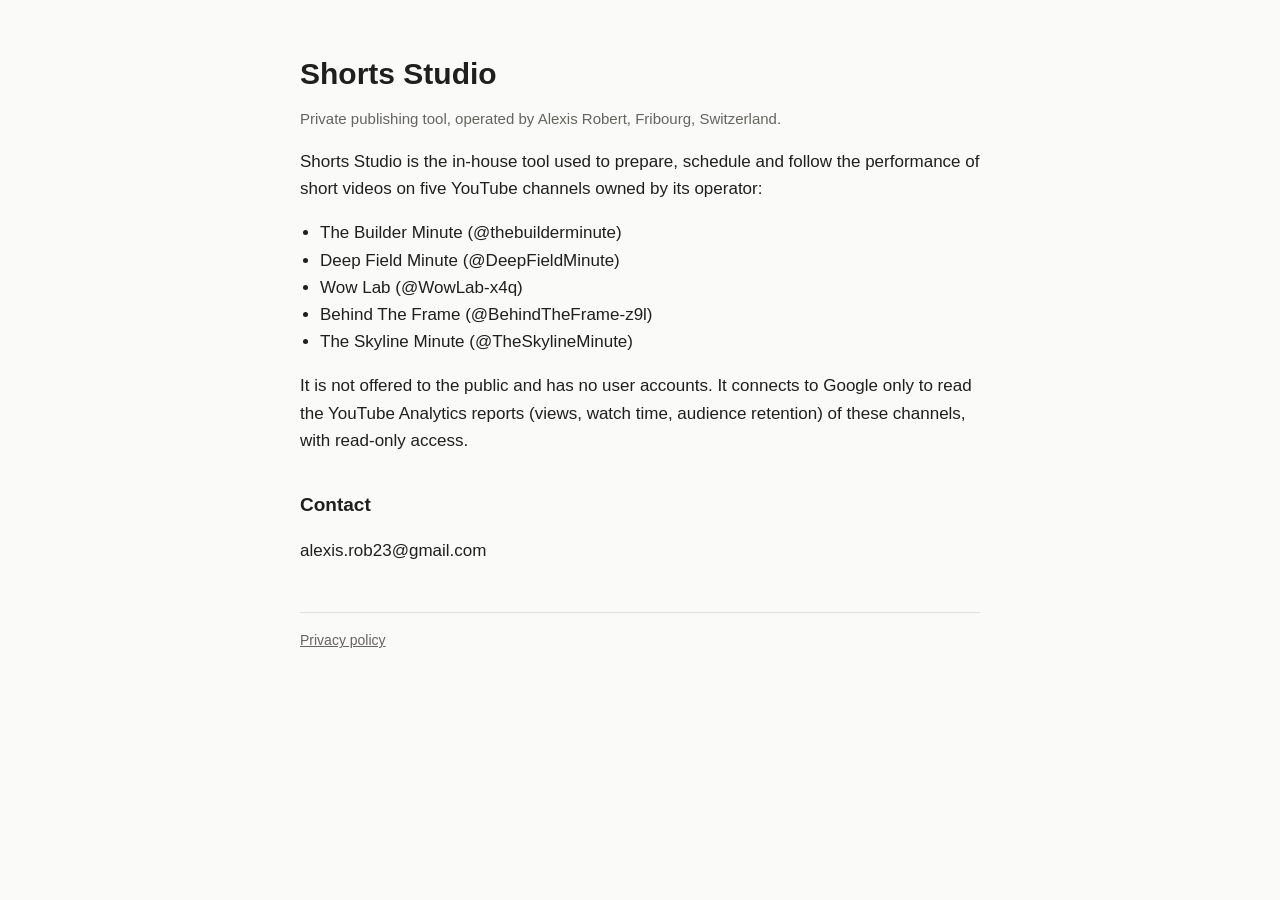
<file: index.html>
<!doctype html>
<html lang="en"><head><meta charset="utf-8"><meta name="viewport" content="width=device-width,initial-scale=1">
<title>Shorts Studio</title><meta name="description" content="Shorts Studio, the private publishing tool behind five YouTube Shorts channels.">
<link rel="stylesheet" href="style.css"></head><body><main>
<h1>Shorts Studio</h1>
<p class="m">Private publishing tool, operated by Alexis Robert, Fribourg, Switzerland.</p>
<p>Shorts Studio is the in-house tool used to prepare, schedule and follow the performance of short videos on five YouTube channels owned by its operator:</p>
<ul>
<li>The Builder Minute (@thebuilderminute)</li>
<li>Deep Field Minute (@DeepFieldMinute)</li>
<li>Wow Lab (@WowLab-x4q)</li>
<li>Behind The Frame (@BehindTheFrame-z9l)</li>
<li>The Skyline Minute (@TheSkylineMinute)</li>
</ul>
<p>It is not offered to the public and has no user accounts. It connects to Google only to read the YouTube Analytics reports (views, watch time, audience retention) of these channels, with read-only access.</p>
<h2>Contact</h2>
<p>alexis.rob23@gmail.com</p>
<footer><a href="privacy.html">Privacy policy</a></footer>
</main></body></html>
</file>
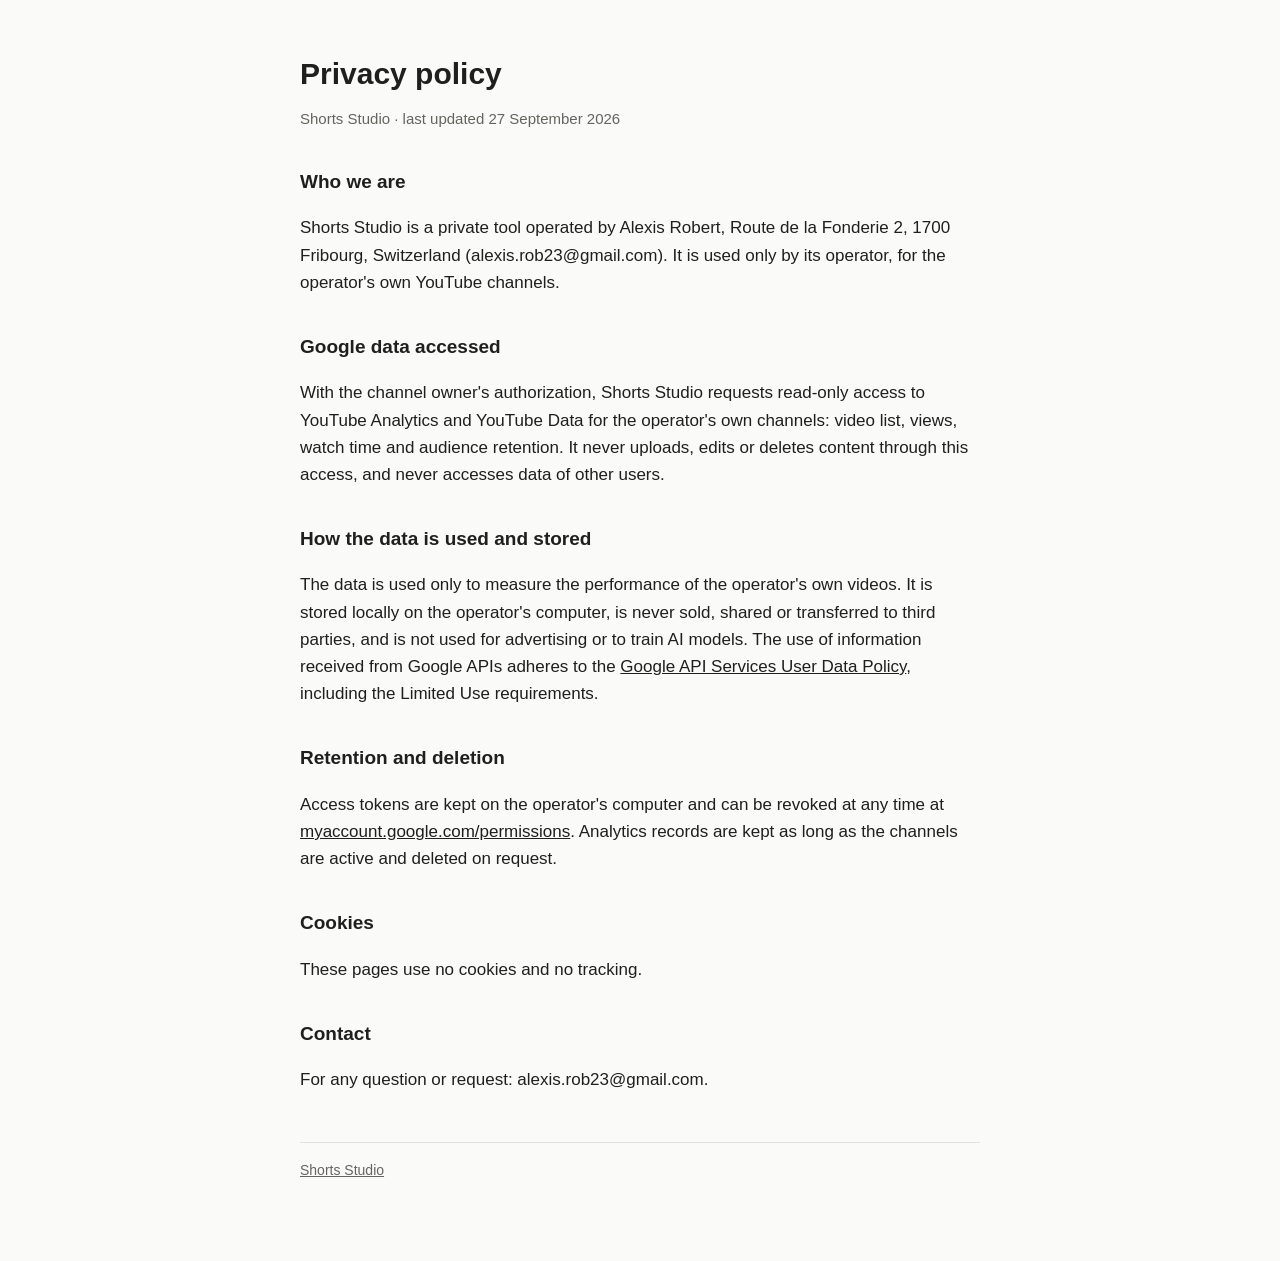
<file: privacy.html>
<!doctype html>
<html lang="en"><head><meta charset="utf-8"><meta name="viewport" content="width=device-width,initial-scale=1">
<title>Privacy policy · Shorts Studio</title><link rel="stylesheet" href="style.css"></head><body><main>
<h1>Privacy policy</h1>
<p class="m">Shorts Studio · last updated 27 September 2026</p>
<h2>Who we are</h2>
<p>Shorts Studio is a private tool operated by Alexis Robert, Route de la Fonderie 2, 1700 Fribourg, Switzerland (alexis.rob23@gmail.com). It is used only by its operator, for the operator's own YouTube channels.</p>
<h2>Google data accessed</h2>
<p>With the channel owner's authorization, Shorts Studio requests read-only access to YouTube Analytics and YouTube Data for the operator's own channels: video list, views, watch time and audience retention. It never uploads, edits or deletes content through this access, and never accesses data of other users.</p>
<h2>How the data is used and stored</h2>
<p>The data is used only to measure the performance of the operator's own videos. It is stored locally on the operator's computer, is never sold, shared or transferred to third parties, and is not used for advertising or to train AI models. The use of information received from Google APIs adheres to the <a href="https://developers.google.com/terms/api-services-user-data-policy">Google API Services User Data Policy</a>, including the Limited Use requirements.</p>
<h2>Retention and deletion</h2>
<p>Access tokens are kept on the operator's computer and can be revoked at any time at <a href="https://myaccount.google.com/permissions">myaccount.google.com/permissions</a>. Analytics records are kept as long as the channels are active and deleted on request.</p>
<h2>Cookies</h2>
<p>These pages use no cookies and no tracking.</p>
<h2>Contact</h2>
<p>For any question or request: alexis.rob23@gmail.com.</p>
<footer><a href="index.html">Shorts Studio</a></footer>
</main></body></html>
</file>
<file: style.css>
:root{color-scheme:light dark;--bg:#fafaf8;--fg:#1f1f1d;--mute:#66645f;--line:#e2e0da}
@media (prefers-color-scheme:dark){:root{--bg:#161615;--fg:#ecebe7;--mute:#a19f99;--line:#2e2d2a}}
body{margin:0;background:var(--bg);color:var(--fg);font:17px/1.6 -apple-system,BlinkMacSystemFont,"Helvetica Neue",Arial,sans-serif}
main{max-width:680px;margin:0 auto;padding:56px 20px 80px}
h1{font-size:30px;line-height:1.2;margin:0 0 8px}h2{font-size:19px;margin:36px 0 8px}
p,li{color:var(--fg)}.m{color:var(--mute);font-size:15px}a{color:inherit}
ul{padding-left:20px}footer{margin-top:48px;padding-top:16px;border-top:1px solid var(--line);font-size:14px;color:var(--mute)}
</file>
